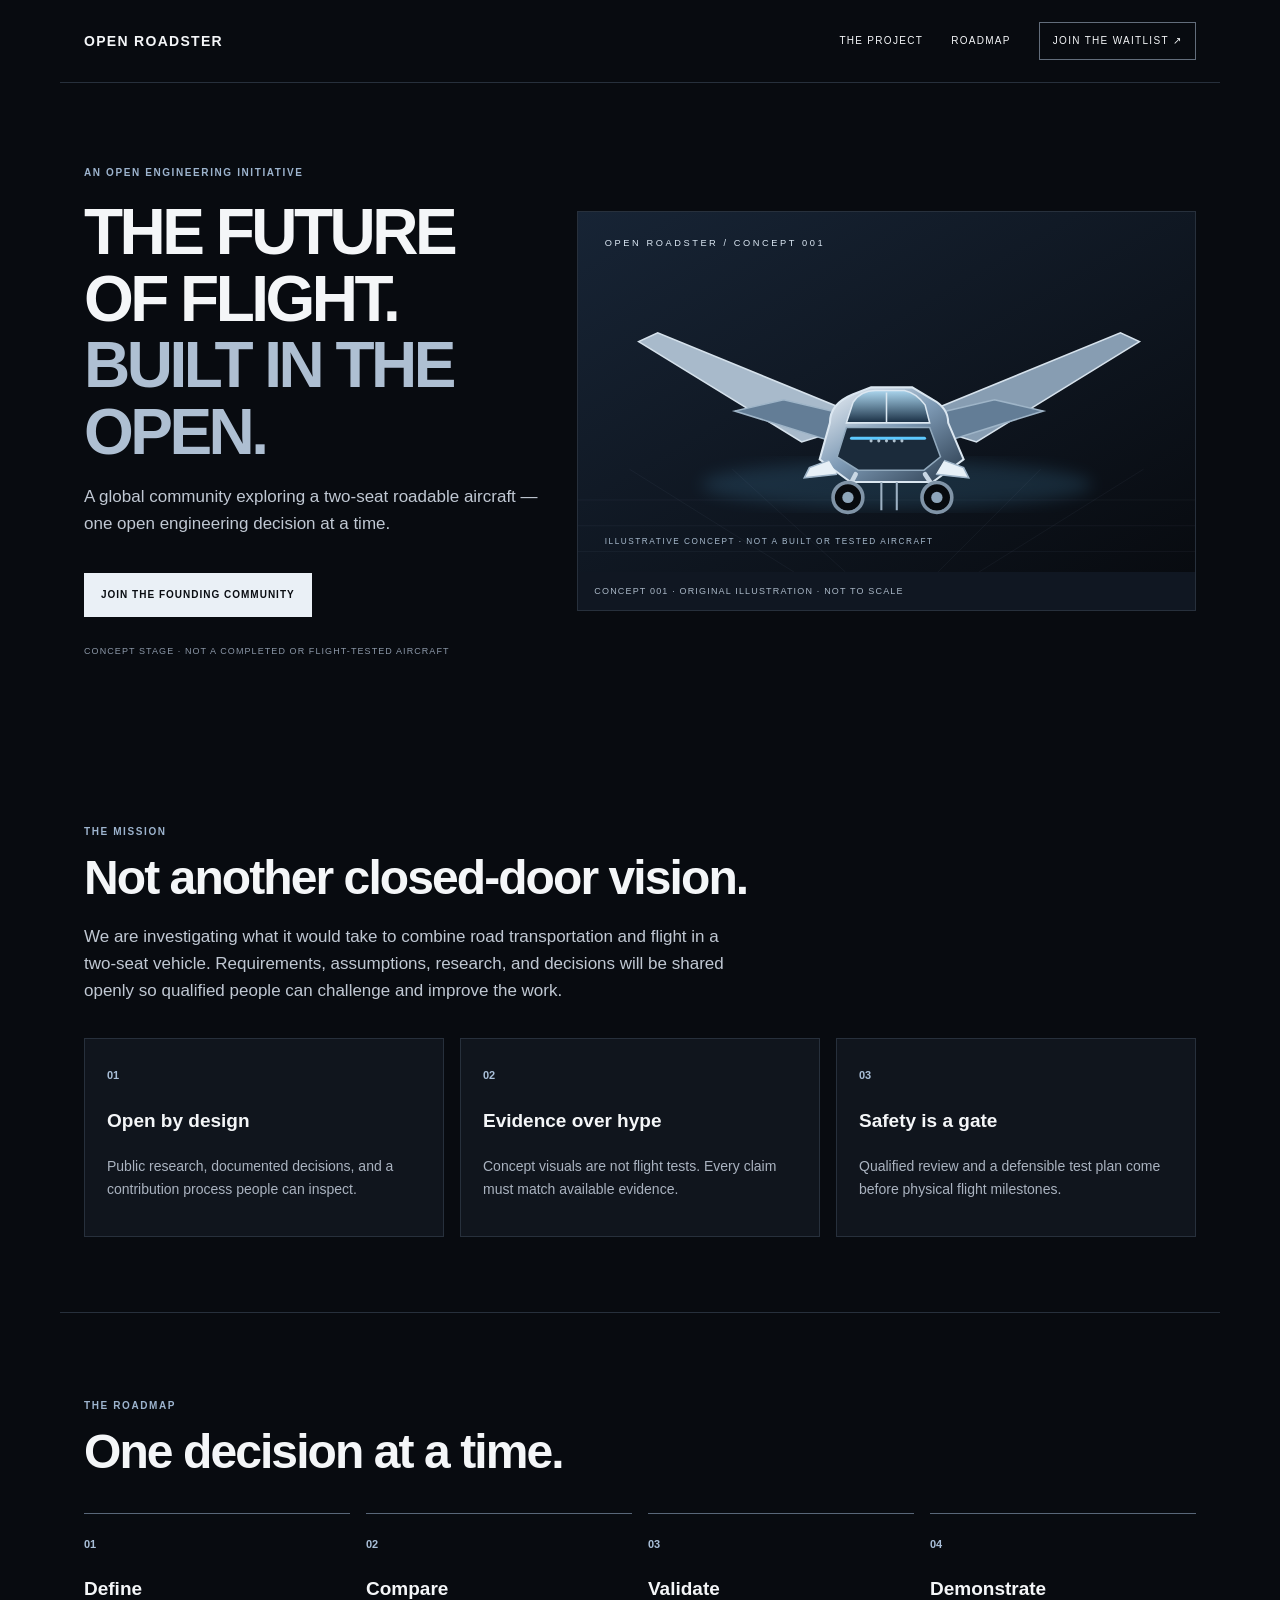
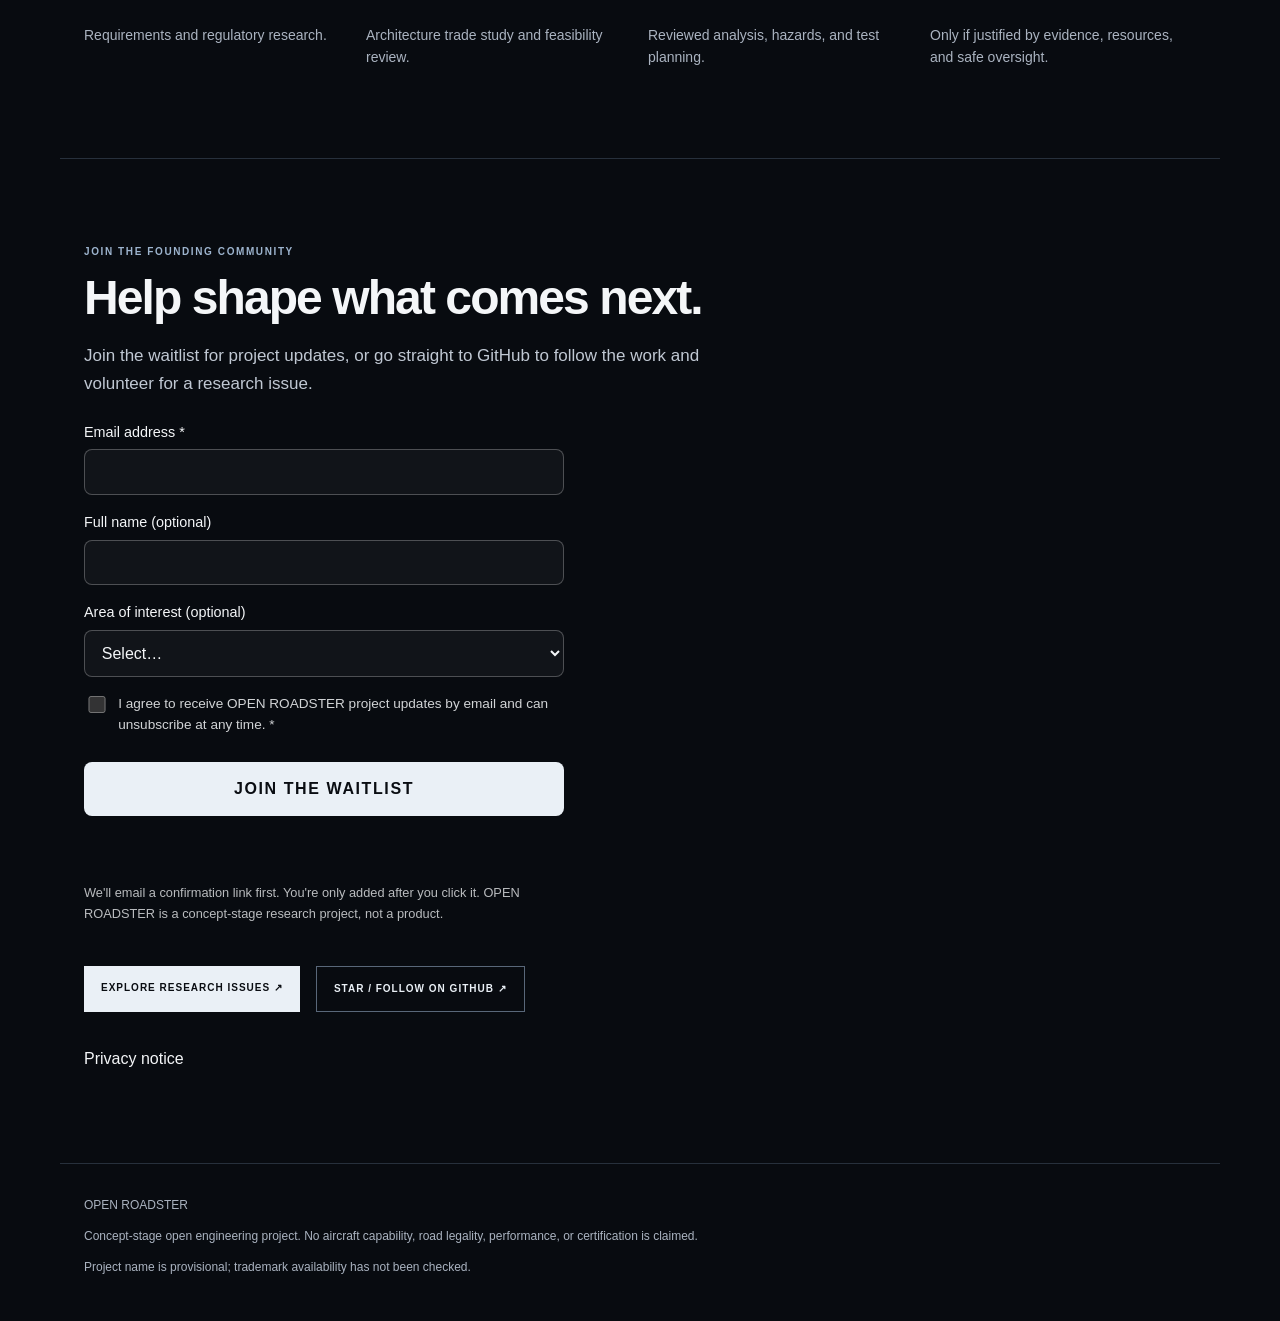
<file: index.html>
<!doctype html><html lang="en"><head><meta charset="utf-8"><meta name="viewport" content="width=device-width,initial-scale=1"><meta http-equiv="refresh" content="0; url=./website/"><title>OPEN ROADSTER</title><link rel="canonical" href="./website/"></head><body><p>Opening the OPEN ROADSTER project site… <a href="./website/">Continue to the landing page</a>.</p></body></html>
</file>
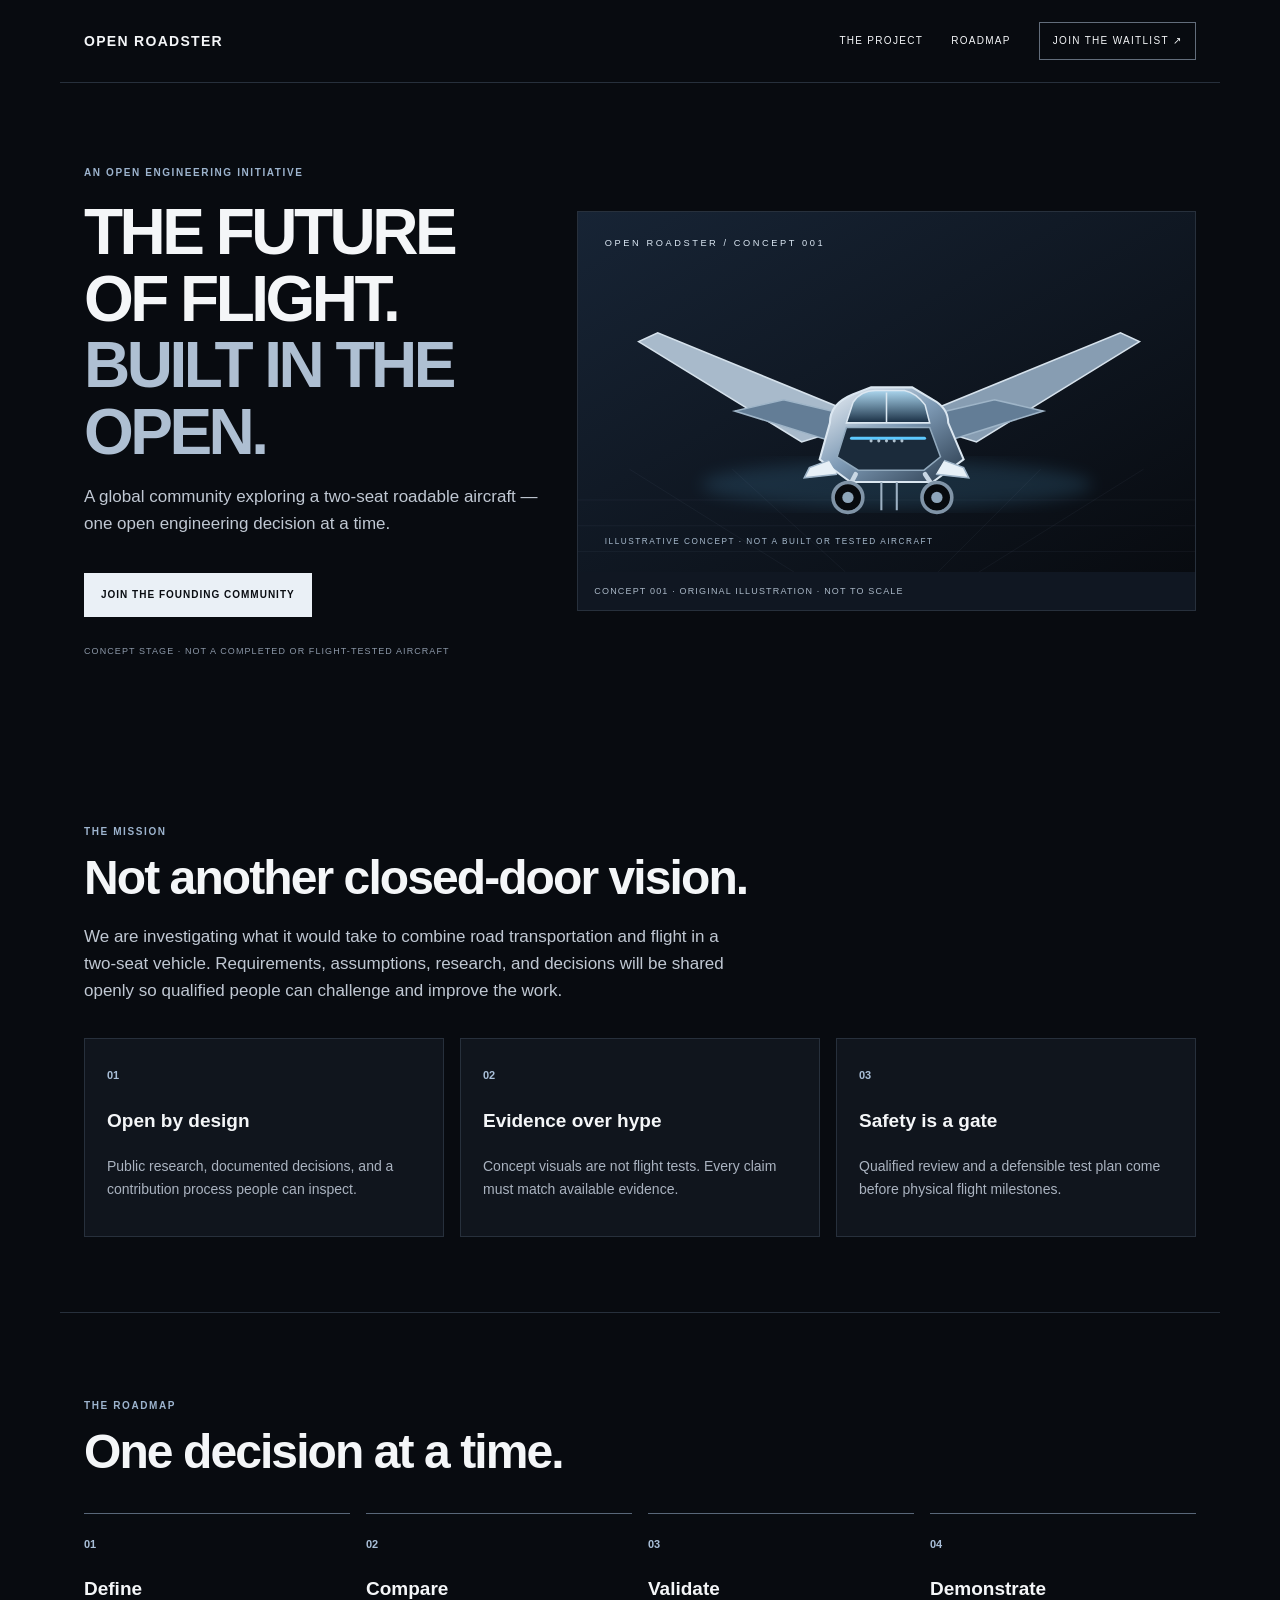
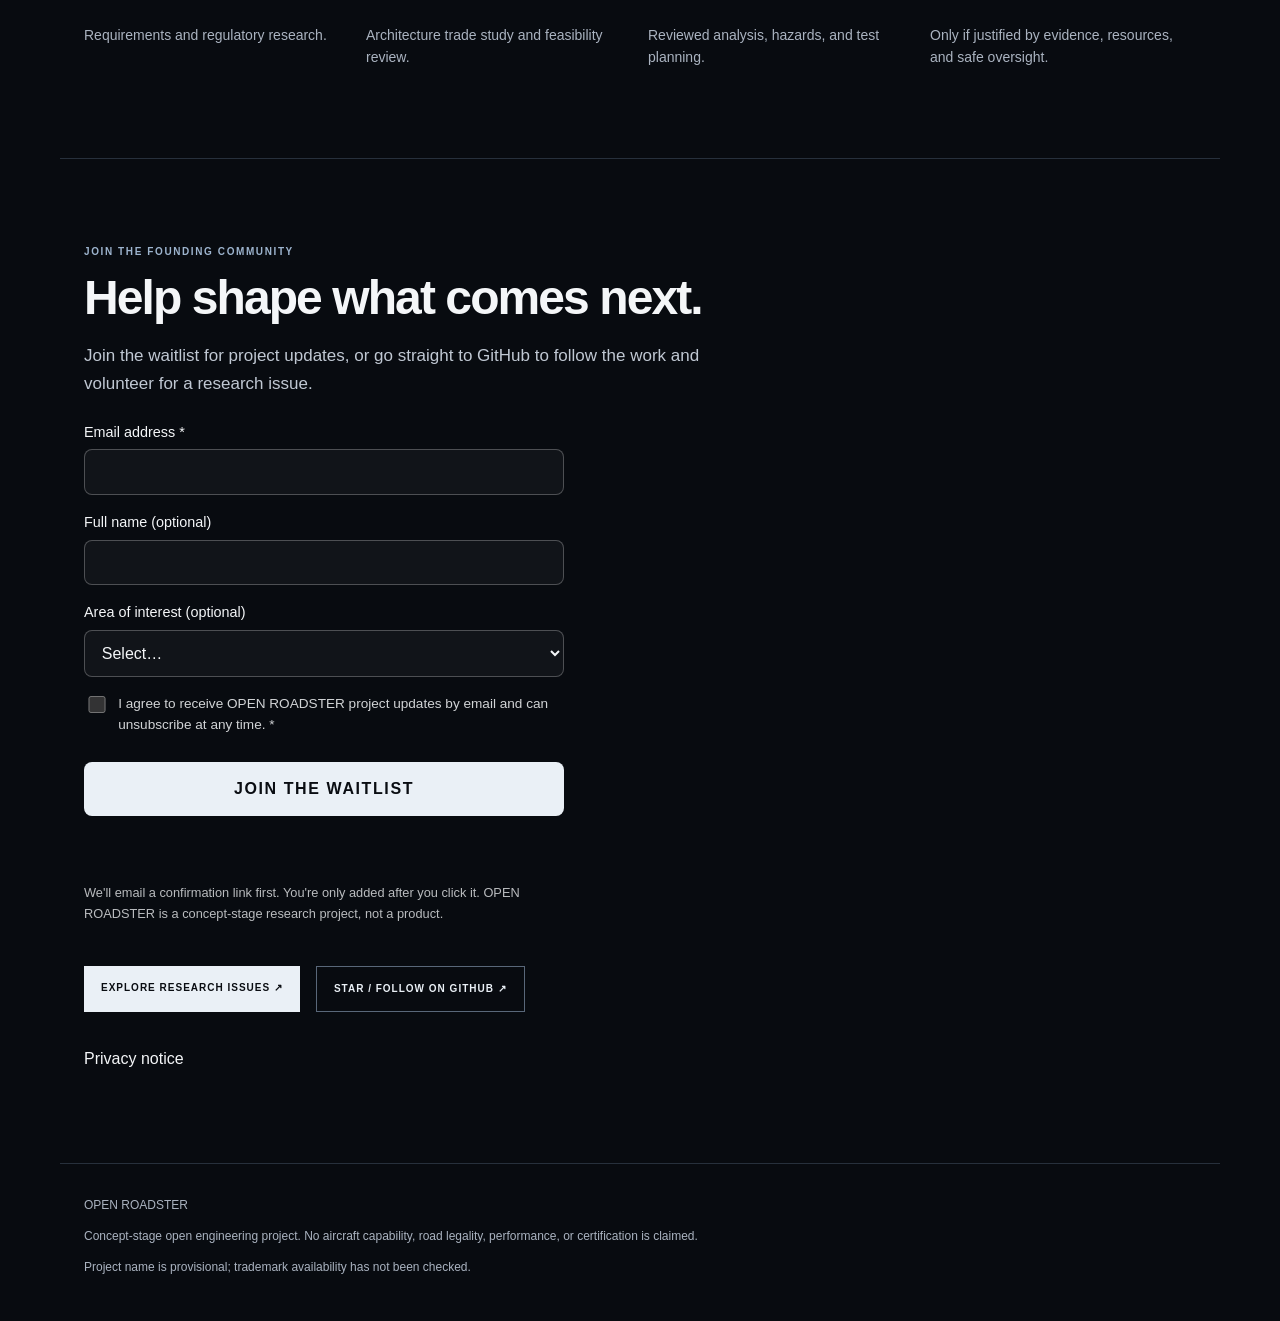
<file: website/index.html>
<!doctype html>
<html lang="en"><head><meta charset="utf-8"><meta name="viewport" content="width=device-width,initial-scale=1"><meta name="description" content="OPEN ROADSTER is an open engineering initiative exploring a two-seat roadable aircraft."><meta name="theme-color" content="#080b10"><meta property="og:title" content="OPEN ROADSTER — Built in the Open"><meta property="og:description" content="Help investigate a two-seat roadable aircraft through open engineering."><meta property="og:image" content="assets/open-roadster-concept.svg"><title>OPEN ROADSTER — Built in the Open</title><link rel="stylesheet" href="styles.css">
<style>
  /* Waitlist form: inherits your page colours; only the accent below is a guess. */
  .orw { --orw-accent: #4da3ff; --orw-line: rgba(255,255,255,.25); max-width: 480px; margin: 1.5rem 0; color: inherit; }
  .orw label { display: block; font-size: .9rem; margin: 1rem 0 .35rem; }
  .orw input[type=email], .orw input[type=text], .orw select {
    width: 100%; box-sizing: border-box; padding: .8rem; font-size: 16px; /* 16px prevents iOS zoom */
    background: rgba(255,255,255,.04); color: inherit; border: 1px solid var(--orw-line); border-radius: 8px; font-family: inherit; }
  .orw select option { color: #111; }
  .orw input:focus-visible, .orw select:focus-visible, .orw button:focus-visible { outline: 2px solid var(--orw-accent); outline-offset: 2px; }
  .orw .orw-check { display: flex; gap: .6rem; align-items: flex-start; margin-top: 1rem; font-size: .85rem; opacity: .85; }
  .orw .orw-check input { margin-top: .2rem; width: 1.1rem; height: 1.1rem; flex: none; }
  .orw button { width: 100%; margin-top: 1.25rem; padding: .9rem; font: inherit; font-weight: 600; border: 0; border-radius: 8px; cursor: pointer; }
  .orw button[disabled] { opacity: .6; cursor: wait; }
  .orw .orw-hp { position: absolute; left: -9999px; width: 1px; height: 1px; overflow: hidden; }
  .orw .orw-status { margin-top: 1rem; min-height: 1.4em; font-size: .95rem; }
  .orw .orw-status.ok { color: #6fdc8c; } .orw .orw-status.err { color: #ff8a80; }
  .orw .orw-note { margin-top: .75rem; font-size: .8rem; opacity: .75; }
</style></head><body>
<header><a class="logo" href="#top">OPEN ROADSTER</a><a href="#project">THE PROJECT</a><a href="#roadmap">ROADMAP</a><a class="navcta" href="#waitlist">JOIN THE WAITLIST ↗</a></header>
<main id="top"><section class="hero"><div><p class="eyebrow">AN OPEN ENGINEERING INITIATIVE</p><h1>THE FUTURE OF FLIGHT.<br><em>BUILT IN THE OPEN.</em></h1><p class="lede">A global community exploring a two-seat roadable aircraft — one open engineering decision at a time.</p><a class="button" href="#waitlist">JOIN THE FOUNDING COMMUNITY</a><p class="note">CONCEPT STAGE · NOT A COMPLETED OR FLIGHT-TESTED AIRCRAFT</p></div><figure class="visual"><img src="assets/open-roadster-concept.svg" alt="Original stylized illustration of a futuristic two-seat roadable aircraft concept"><figcaption>CONCEPT 001 · ORIGINAL ILLUSTRATION · NOT TO SCALE</figcaption></figure></section>
<section id="project"><p class="eyebrow">THE MISSION</p><h2>Not another closed-door vision.</h2><p class="lede">We are investigating what it would take to combine road transportation and flight in a two-seat vehicle. Requirements, assumptions, research, and decisions will be shared openly so qualified people can challenge and improve the work.</p><div class="cards"><article><b>01</b><h3>Open by design</h3><p>Public research, documented decisions, and a contribution process people can inspect.</p></article><article><b>02</b><h3>Evidence over hype</h3><p>Concept visuals are not flight tests. Every claim must match available evidence.</p></article><article><b>03</b><h3>Safety is a gate</h3><p>Qualified review and a defensible test plan come before physical flight milestones.</p></article></div></section>
<section class="roadmap" id="roadmap"><p class="eyebrow">THE ROADMAP</p><h2>One decision at a time.</h2><div class="steps"><div><b>01</b><h3>Define</h3><p>Requirements and regulatory research.</p></div><div><b>02</b><h3>Compare</h3><p>Architecture trade study and feasibility review.</p></div><div><b>03</b><h3>Validate</h3><p>Reviewed analysis, hazards, and test planning.</p></div><div><b>04</b><h3>Demonstrate</h3><p>Only if justified by evidence, resources, and safe oversight.</p></div></div></section>
<section id="waitlist"><p class="eyebrow">JOIN THE FOUNDING COMMUNITY</p><h2>Help shape what comes next.</h2><p class="lede">Join the waitlist for project updates, or go straight to GitHub to follow the work and volunteer for a research issue.</p>

<form class="orw" id="orw-form" novalidate>
  <label for="orw-email">Email address *</label>
  <input id="orw-email" name="email" type="email" inputmode="email" autocomplete="email" required maxlength="254">

  <label for="orw-name">Full name (optional)</label>
  <input id="orw-name" name="full_name" type="text" autocomplete="name" maxlength="100">

  <label for="orw-interest">Area of interest (optional)</label>
  <select id="orw-interest" name="interest_type">
    <option value="">Select…</option>
    <option>Aerospace engineering</option><option>Mechanical engineering</option>
    <option>Software</option><option>Electronics</option><option>CAD/design</option>
    <option>Safety/regulation</option><option>Research</option><option>Community</option>
    <option>General supporter</option>
  </select>

  <div class="orw-hp" aria-hidden="true">
    <label for="orw-website">Leave this field empty</label>
    <input id="orw-website" name="website" type="text" tabindex="-1" autocomplete="off">
  </div>

  <label class="orw-check" for="orw-consent">
    <input id="orw-consent" name="consent" type="checkbox" required>
    <span>I agree to receive OPEN ROADSTER project updates by email and can unsubscribe at any time. *</span>
  </label>

  <button type="submit" id="orw-btn" class="button">JOIN THE WAITLIST</button>
  <div class="orw-status" id="orw-status" role="status" aria-live="polite"></div>
  <p class="orw-note">We'll email a confirmation link first. You're only added after you click it. OPEN ROADSTER is a concept-stage research project, not a product.</p>
</form>

<div class="waitlist-actions"><a class="button" href="https://github.com/akameredon/open-roadster/issues">EXPLORE RESEARCH ISSUES ↗</a><a class="button secondary" href="https://github.com/akameredon/open-roadster">STAR / FOLLOW ON GITHUB ↗</a></div>
<p id="form-message" aria-live="polite"></p><p><a href="privacy.html">Privacy notice</a></p></section></main>
<footer><a class="logo" href="#top">OPEN ROADSTER</a><p>Concept-stage open engineering project. No aircraft capability, road legality, performance, or certification is claimed.</p><p>Project name is provisional; trademark availability has not been checked.</p></footer>

<script>
(function () {
  // >>> REPLACE after deploying the Apps Script Web App (URL ends in /exec) <<<
  var ENDPOINT = 'https://script.google.com/macros/s/AKfycbxhb7jBxkHdn95s-bYylQ_7GYfXGlXouWlElG69CHGocHJSGCtJnqvvFXfy033v7uej/exec';

  var form = document.getElementById('orw-form');
  var btn = document.getElementById('orw-btn');
  var statusEl = document.getElementById('orw-status');
  var busy = false;

  function show(msg, ok) { statusEl.textContent = msg; statusEl.className = 'orw-status ' + (ok ? 'ok' : 'err'); }

  form.addEventListener('submit', function (ev) {
    ev.preventDefault();
    if (busy) return;
    var email = form.email.value.trim();
    if (!/^[^\s@]+@[^\s@]+\.[^\s@]{2,}$/.test(email)) { show('Please enter a valid email address.', false); form.email.focus(); return; }
    if (!form.consent.checked) { show('Please tick the consent box to continue.', false); form.consent.focus(); return; }
    if (ENDPOINT.indexOf('PASTE_') === 0) { show('Signup is not connected yet. Please check back soon.', false); return; }

    busy = true; btn.disabled = true; btn.textContent = 'SENDING…'; show('Sending…', true);
    var ctl = new AbortController();
    var timer = setTimeout(function () { ctl.abort(); }, 20000);

    fetch(ENDPOINT, {
      method: 'POST',
      headers: { 'Content-Type': 'text/plain;charset=utf-8' },  // simple request: no CORS preflight
      body: JSON.stringify({
        action: 'signup', email: email, full_name: form.full_name.value,
        interest_type: form.interest_type.value, consent: true,
        website: form.website.value, source: 'website'
      }),
      signal: ctl.signal
    })
    .then(function (r) { return r.json(); })
    .then(function (d) {
      if (d && d.ok) { show(d.message, true); form.reset(); }
      else { show((d && d.message) || 'Something went wrong. Please try again.', false); }
    })
    .catch(function () { show('We could not reach the signup service. Please try again shortly.', false); })
    .finally(function () { clearTimeout(timer); busy = false; btn.disabled = false; btn.textContent = 'JOIN THE WAITLIST'; });
  });
})();
</script>
</body></html>
</file>
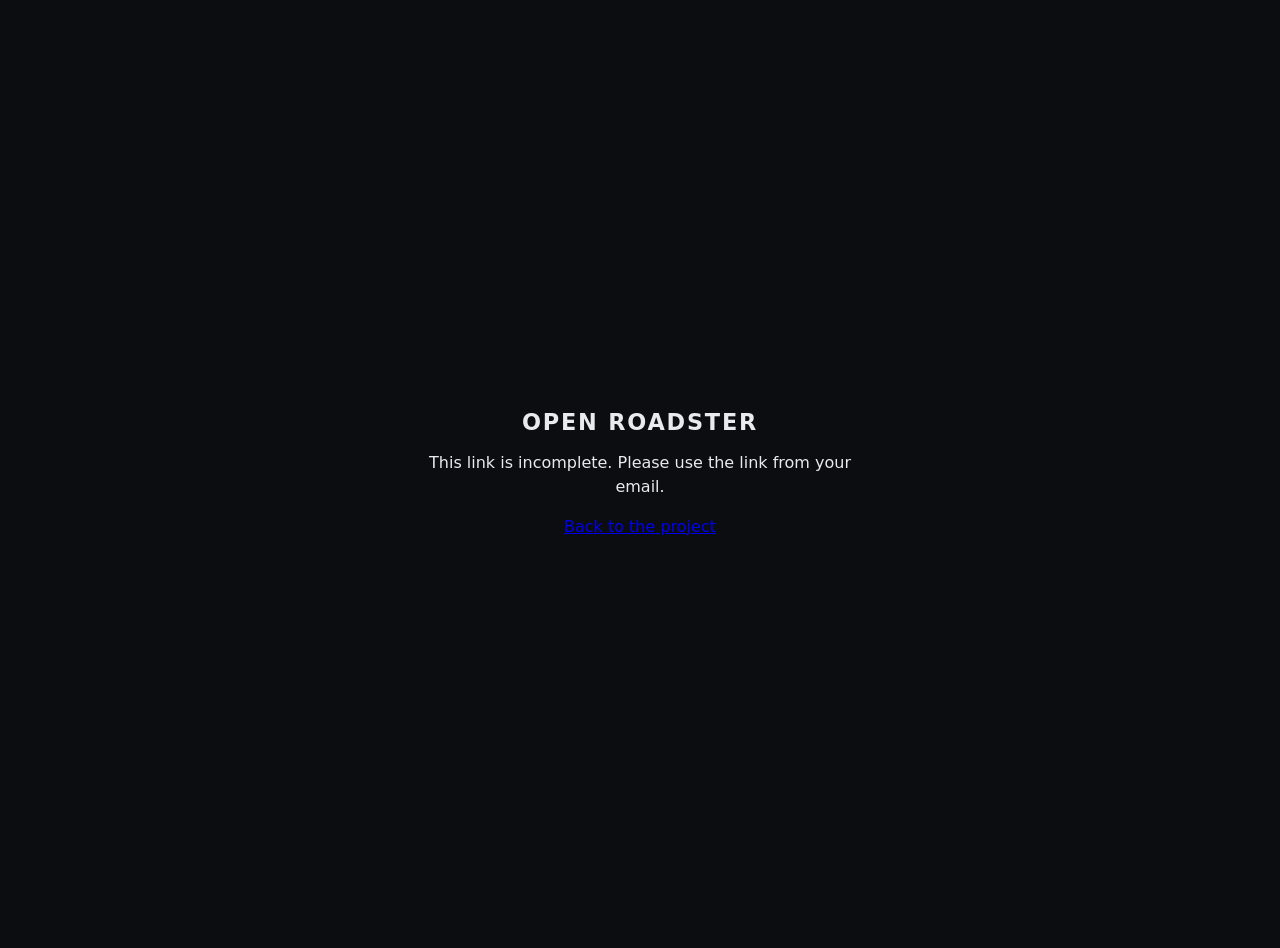
<file: website/confirm.html>
<!doctype html>
<html lang="en">
<head>
<meta charset="utf-8">
<meta name="viewport" content="width=device-width, initial-scale=1">
<meta name="referrer" content="no-referrer">
<meta name="robots" content="noindex">
<title>OPEN ROADSTER — Email confirmation</title>
<style>
  :root { --bg:#0b0d10; --text:#e8eaed; --muted:#9aa0a6; --border:#2a2f36; --accent:#4da3ff; }
  /* If your site's main stylesheet defines these variables, link it above and delete this :root block. */
  body { margin:0; min-height:100vh; display:grid; place-items:center; background:var(--bg); color:var(--text);
         font-family: system-ui, -apple-system, Segoe UI, Roboto, sans-serif; padding:1.5rem; }
  main { max-width:460px; text-align:center; }
  h1 { font-size:1.4rem; letter-spacing:.08em; }
  button, a.btn { display:inline-block; margin-top:1rem; padding:.9rem 1.4rem; font-size:1rem; font-weight:600;
    border:0; border-radius:8px; background:var(--accent); color:#04121f; text-decoration:none; cursor:pointer; }
  [hidden] { display:none !important; }
  button[disabled] { opacity:.6; }
  button:focus-visible, a:focus-visible { outline:2px solid var(--accent); outline-offset:2px; }
  p { color:var(--muted); line-height:1.5; } #msg { color:var(--text); }
</style>
</head>
<body>
<main>
  <h1>OPEN ROADSTER</h1>
  <p id="msg" role="status" aria-live="polite">Loading…</p>
  <button id="go" hidden></button>
  <p><a href="./">Back to the project</a></p>
</main>
<script>
(function () {
  // >>> same URL as in the signup form <<<
  var ENDPOINT = 'https://script.google.com/macros/s/AKfycbxhb7jBxkHdn95s-bYylQ_7GYfXGlXouWlElG69CHGocHJSGCtJnqvvFXfy033v7uej/exec';

  var q = new URLSearchParams(location.search);
  var a = q.get('a'), t = q.get('t');
  var msg = document.getElementById('msg'), go = document.getElementById('go');

  if ((a !== 'verify' && a !== 'unsub') || !t) { msg.textContent = 'This link is incomplete. Please use the link from your email.'; return; }
  history.replaceState(null, '', location.pathname);        // remove token from address bar/history

  // A button click (not auto-run on load) stops email link-scanners from consuming the token.
  var verifying = a === 'verify';
  msg.textContent = verifying ? 'Click below to confirm your email address.' : 'Click below to unsubscribe from OPEN ROADSTER updates.';
  go.textContent = verifying ? 'Confirm my email' : 'Unsubscribe';
  go.hidden = false;

  go.addEventListener('click', function () {
    go.disabled = true; msg.textContent = 'Working…';
    fetch(ENDPOINT, {
      method: 'POST',
      headers: { 'Content-Type': 'text/plain;charset=utf-8' },
      body: JSON.stringify({ action: verifying ? 'verify' : 'unsubscribe', token: t })
    })
    .then(function (r) { return r.json(); })
    .then(function (d) { msg.textContent = (d && d.message) || 'Something went wrong.'; go.hidden = true; })
    .catch(function () { msg.textContent = 'Could not reach the service. Please try again.'; go.disabled = false; });
  });
})();
</script>
</body>
</html>
</file>
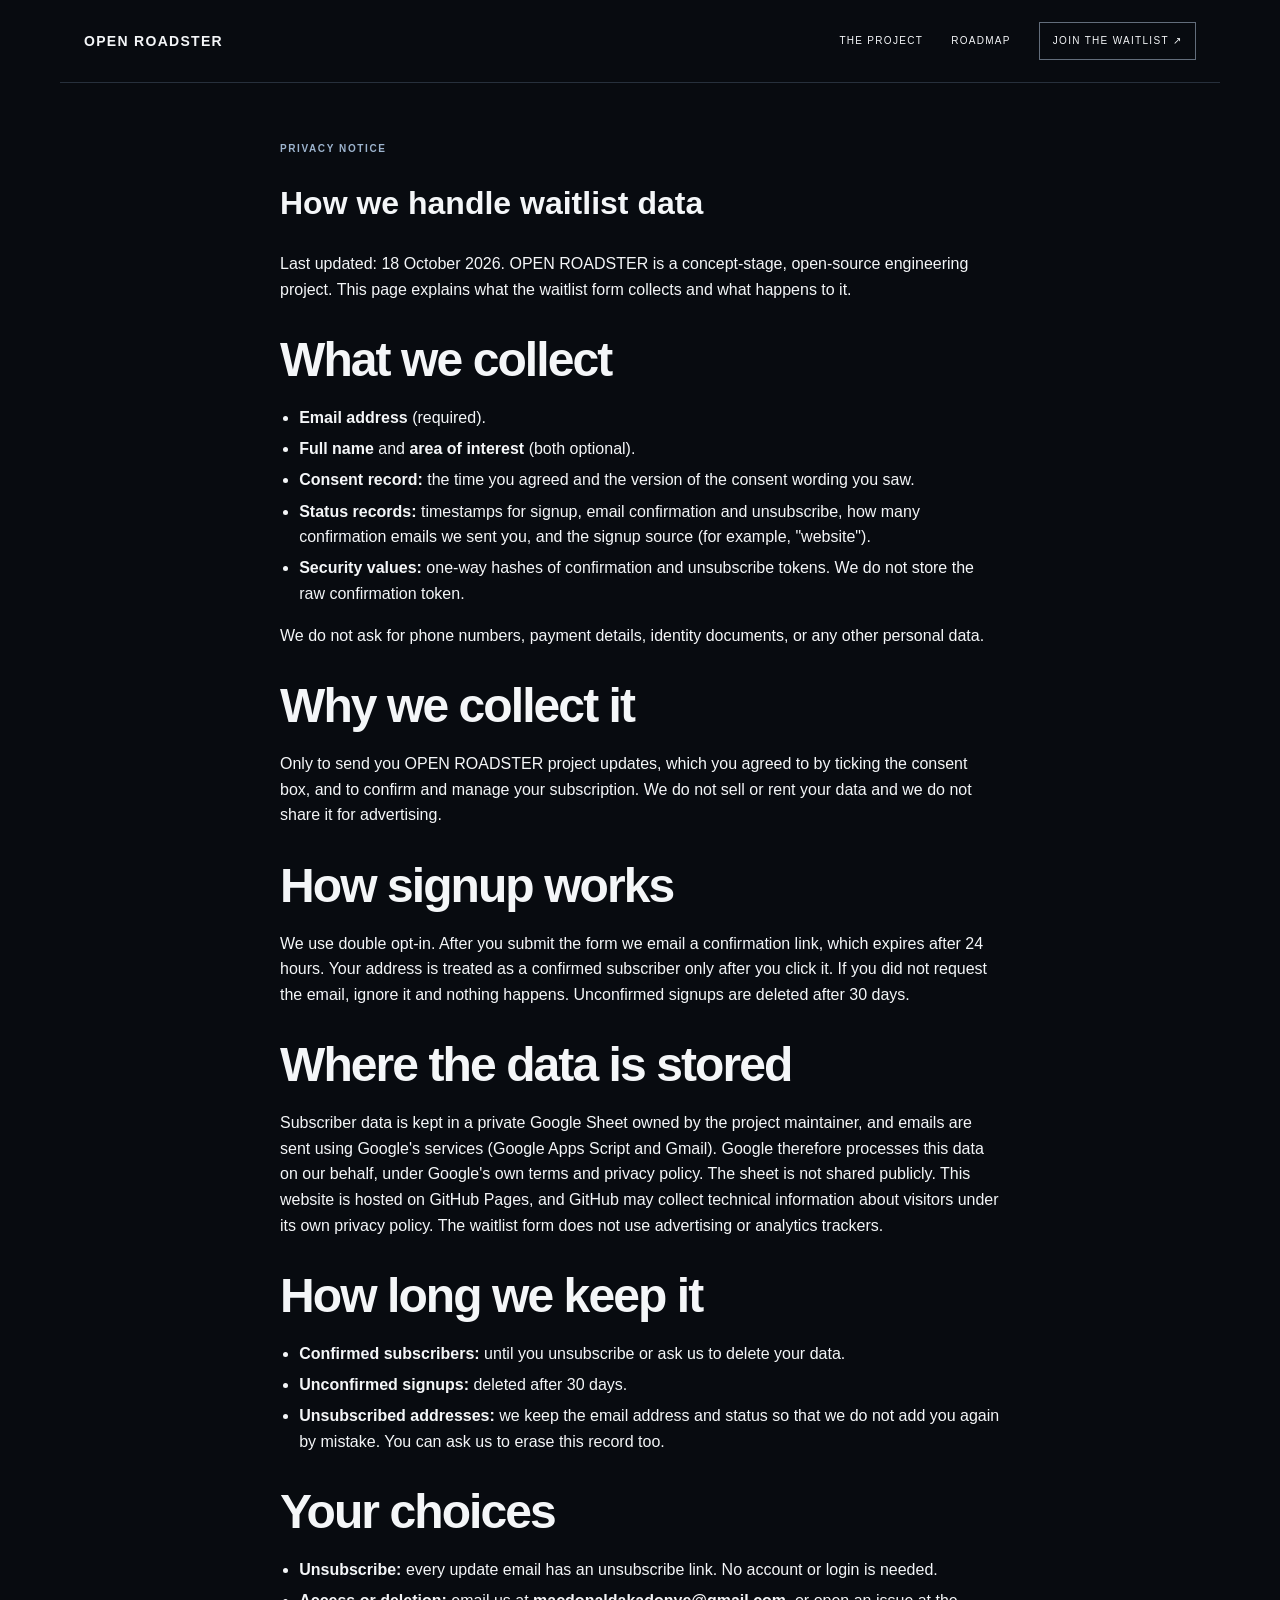
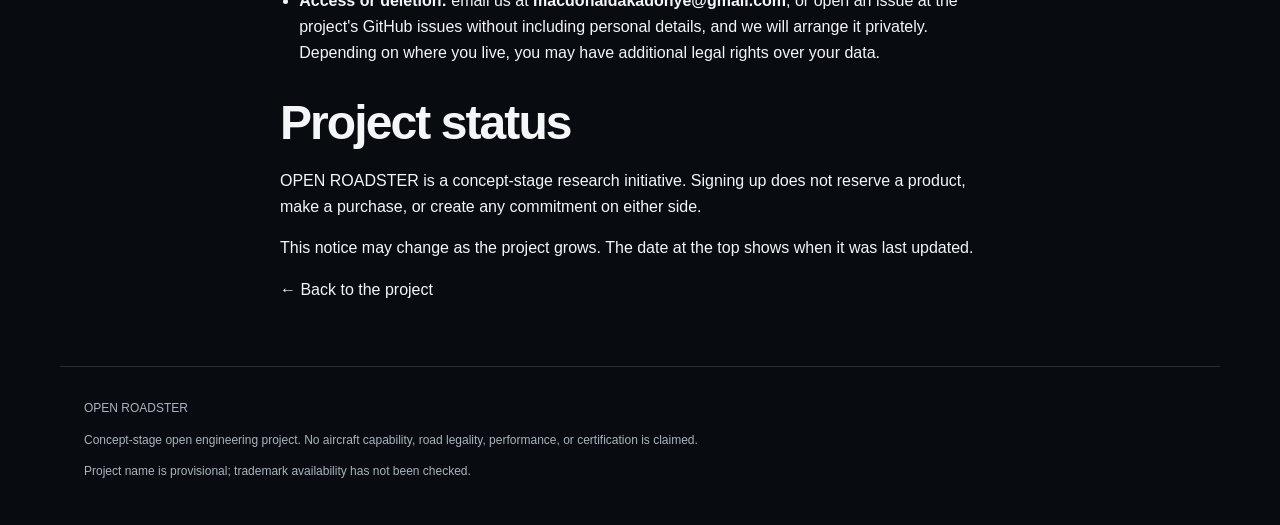
<file: website/privacy.html>
<!doctype html>
<html lang="en"><head><meta charset="utf-8"><meta name="viewport" content="width=device-width,initial-scale=1"><meta name="description" content="How OPEN ROADSTER handles waitlist data."><meta name="theme-color" content="#080b10"><title>Privacy Notice — OPEN ROADSTER</title><link rel="stylesheet" href="styles.css">
<style>
  .privacy { max-width: 760px; margin: 0 auto; padding: 3rem 1.25rem; line-height: 1.6; }
  .privacy h2 { margin-top: 2rem; }
  .privacy ul { padding-left: 1.2rem; }
  .privacy li { margin: .35rem 0; }
</style></head><body>
<header><a class="logo" href="./">OPEN ROADSTER</a><a href="./#project">THE PROJECT</a><a href="./#roadmap">ROADMAP</a><a class="navcta" href="./#waitlist">JOIN THE WAITLIST ↗</a></header>
<main class="privacy" id="top">
<p class="eyebrow">PRIVACY NOTICE</p>
<h1>How we handle waitlist data</h1>
<p>Last updated: 18 October 2026. OPEN ROADSTER is a concept-stage, open-source engineering project. This page explains what the waitlist form collects and what happens to it.</p>
 
<h2>What we collect</h2>
<ul>
  <li><strong>Email address</strong> (required).</li>
  <li><strong>Full name</strong> and <strong>area of interest</strong> (both optional).</li>
  <li><strong>Consent record:</strong> the time you agreed and the version of the consent wording you saw.</li>
  <li><strong>Status records:</strong> timestamps for signup, email confirmation and unsubscribe, how many confirmation emails we sent you, and the signup source (for example, "website").</li>
  <li><strong>Security values:</strong> one-way hashes of confirmation and unsubscribe tokens. We do not store the raw confirmation token.</li>
</ul>
<p>We do not ask for phone numbers, payment details, identity documents, or any other personal data.</p>
 
<h2>Why we collect it</h2>
<p>Only to send you OPEN ROADSTER project updates, which you agreed to by ticking the consent box, and to confirm and manage your subscription. We do not sell or rent your data and we do not share it for advertising.</p>
 
<h2>How signup works</h2>
<p>We use double opt-in. After you submit the form we email a confirmation link, which expires after 24 hours. Your address is treated as a confirmed subscriber only after you click it. If you did not request the email, ignore it and nothing happens. Unconfirmed signups are deleted after 30 days.</p>
 
<h2>Where the data is stored</h2>
<p>Subscriber data is kept in a private Google Sheet owned by the project maintainer, and emails are sent using Google's services (Google Apps Script and Gmail). Google therefore processes this data on our behalf, under Google's own terms and privacy policy. The sheet is not shared publicly. This website is hosted on GitHub Pages, and GitHub may collect technical information about visitors under its own privacy policy. The waitlist form does not use advertising or analytics trackers.</p>
 
<h2>How long we keep it</h2>
<ul>
  <li><strong>Confirmed subscribers:</strong> until you unsubscribe or ask us to delete your data.</li>
  <li><strong>Unconfirmed signups:</strong> deleted after 30 days.</li>
  <li><strong>Unsubscribed addresses:</strong> we keep the email address and status so that we do not add you again by mistake. You can ask us to erase this record too.</li>
</ul>
 
<h2>Your choices</h2>
<ul>
  <li><strong>Unsubscribe:</strong> every update email has an unsubscribe link. No account or login is needed.</li>
  <li><strong>Access or deletion:</strong> email us at <strong>macdonaldakadonye@gmail.com</strong>, or open an issue at <a href="https://github.com/akameredon/open-roadster/issues">the project's GitHub issues</a> without including personal details, and we will arrange it privately. Depending on where you live, you may have additional legal rights over your data.</li>
</ul>
 
<h2>Project status</h2>
<p>OPEN ROADSTER is a concept-stage research initiative. Signing up does not reserve a product, make a purchase, or create any commitment on either side.</p>
 
<p>This notice may change as the project grows. The date at the top shows when it was last updated.</p>
<p><a href="./">← Back to the project</a></p>
</main>
<footer><a class="logo" href="./">OPEN ROADSTER</a><p>Concept-stage open engineering project. No aircraft capability, road legality, performance, or certification is claimed.</p><p>Project name is provisional; trademark availability has not been checked.</p></footer>
</body></html>
</file>
<file: website/styles.css>
:root{color-scheme:dark;--bg:#080b10;--panel:#10151d;--text:#f4f6f8;--muted:#aab3c0;--line:#27303c;--max:1160px}*{box-sizing:border-box}html{scroll-behavior:smooth}body{margin:0;background:var(--bg);color:var(--text);font-family:Inter,-apple-system,BlinkMacSystemFont,'Segoe UI',sans-serif;line-height:1.6}a{color:inherit;text-decoration:none}header{max-width:var(--max);margin:auto;padding:22px 24px;display:flex;align-items:center;gap:28px;border-bottom:1px solid var(--line);font-size:10px;letter-spacing:.13em}header .logo{font-size:14px;font-weight:800;margin-right:auto}.navcta{border:1px solid #626d7b;padding:10px 13px}.hero{max-width:var(--max);margin:auto;padding:72px 24px;display:grid;grid-template-columns:.85fr 1.15fr;gap:36px;align-items:center;min-height:600px}.eyebrow{font-size:10px;letter-spacing:.16em;color:#9db4ce;font-weight:800}.hero h1{font-size:clamp(38px,5vw,66px);line-height:1.04;letter-spacing:-.055em;margin:18px 0}.hero h1 em{font-style:normal;color:#aebfd2}.lede{font-size:17px;color:#c0c8d3;max-width:640px}.button{display:inline-block;background:#eaf0f6;color:#0a0d12;padding:14px 17px;margin:18px 8px 18px 0;font-size:10px;font-weight:800;letter-spacing:.1em;border:0;cursor:pointer}.button.secondary{background:transparent;color:#eaf0f6;border:1px solid #596779}.note{font-size:9px;letter-spacing:.12em;color:#8c98a8}.visual{margin:0;overflow:hidden;border:1px solid var(--line);background:#101722}.visual img{display:block;width:100%;height:auto}.visual figcaption{padding:12px 16px;font-size:9px;letter-spacing:.13em;color:#aab8c7}.waitlist-actions{display:flex;flex-wrap:wrap;gap:8px}section:not(.hero){max-width:var(--max);margin:auto;padding:75px 24px}h2{font-size:clamp(32px,4vw,48px);line-height:1.1;letter-spacing:-.04em;margin:12px 0 18px}.cards,.steps{display:grid;grid-template-columns:repeat(3,1fr);gap:16px;margin-top:34px}.cards article{border:1px solid var(--line);padding:22px;background:var(--panel)}.cards b,.steps b{color:#a9bfd8;font-size:11px}.cards h3,.steps h3{font-size:19px}.cards p,.steps p{font-size:14px;color:var(--muted)}.roadmap{border-top:1px solid var(--line);border-bottom:1px solid var(--line)}.steps{grid-template-columns:repeat(4,1fr)}.steps div{border-top:1px solid #596779;padding-top:16px}footer{border-top:1px solid var(--line);padding:32px 24px;max-width:var(--max);margin:auto;color:var(--muted);font-size:12px}@media(max-width:760px){header{padding:18px 16px;gap:12px}header>a:nth-child(2){display:none}.hero{padding:48px 18px;grid-template-columns:1fr;gap:26px;min-height:unset}.visual{min-height:unset}section:not(.hero){padding:55px 18px}.cards,.steps{grid-template-columns:1fr}.hero h1{font-size:clamp(38px,11vw,58px)}.waitlist-actions{display:block}}
</file>
